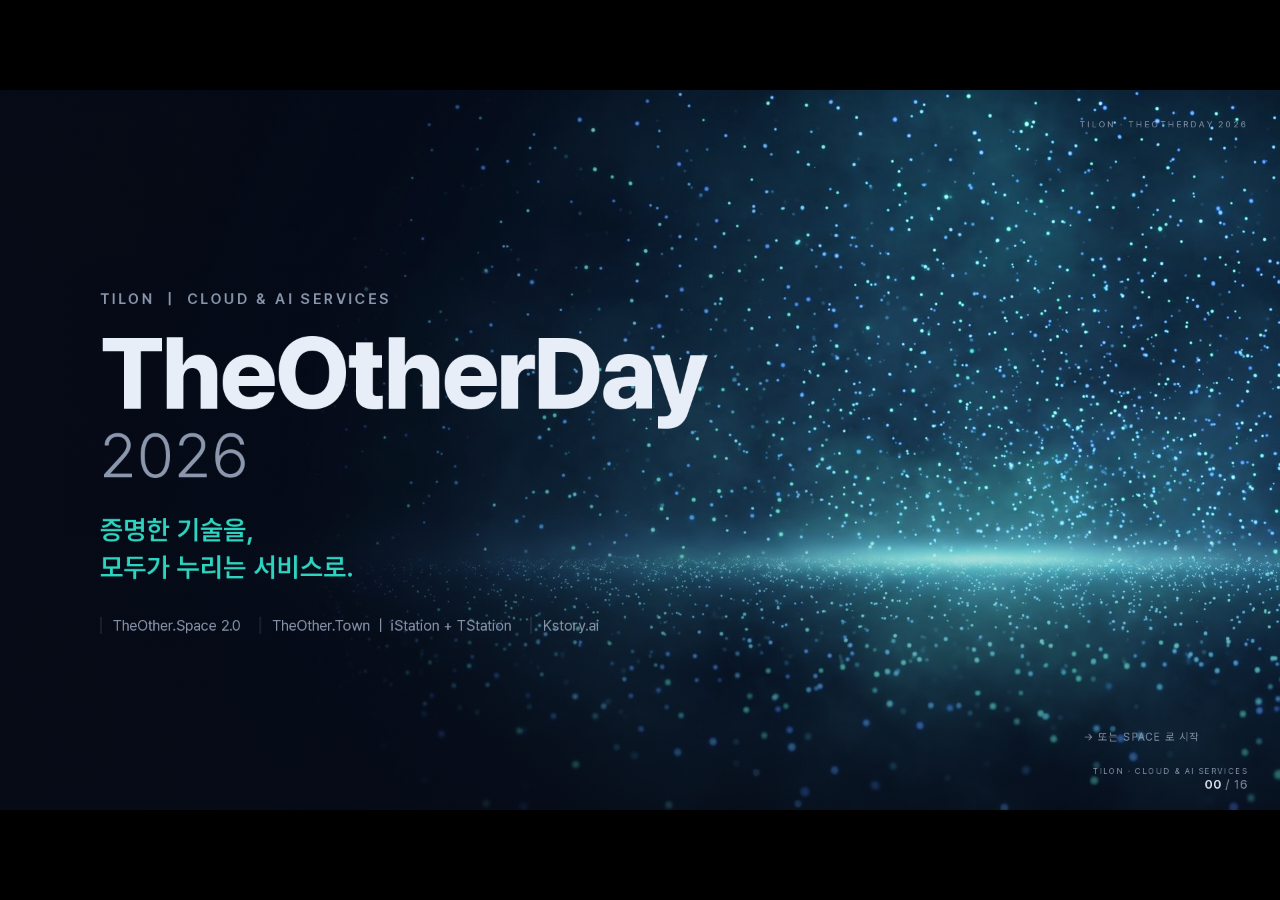
<file: deck/index.html>
<!doctype html>
<html lang="ko">
<head>
<meta charset="utf-8">
<meta name="viewport" content="width=device-width, initial-scale=1">
<title>TheOtherDay 2026 — 증명한 기술을, 모두가 누리는 서비스로</title>
<link rel="stylesheet" href="css/base.css">
<link rel="stylesheet" href="css/slides.css">
</head>
<body data-section="tech">
<div id="viewport">
  <div id="stage">
    <div id="slides"></div>
    <div id="veil"></div>
    <div id="progress"></div>
    <div id="brand">TILON · TheOtherDay 2026</div>
    <div id="pager"><small id="pager-sec"></small><b id="pager-cur">00</b> / 16</div>
    <div id="help">
      <kbd>→</kbd> <kbd>Space</kbd> 다음 &nbsp; <kbd>←</kbd> 이전 &nbsp; <kbd>O</kbd> 목차 &nbsp; <kbd>S</kbd> 발표자 &nbsp; <kbd>F</kbd> 전체화면<br>
      <kbd>B</kbd> 블랙 &nbsp; <kbd>R</kbd> 리셋 &nbsp; <kbd>M</kbd> 음향(03) &nbsp; <kbd>Home</kbd>/<kbd>End</kbd>
    </div>
    <div id="overview"><h2>Overview — 16 slides · 20 min</h2><div class="grid"></div></div>
    <div id="black"></div>
  </div>
</div>
<script src="js/vendor/gsap.min.js"></script>
<script src="js/content.js"></script>
<script src="js/scenes-a.js"></script>
<script src="js/scenes-b.js"></script>
<script src="js/scenes-c.js"></script>
<script src="js/engine.js"></script>
</body>
</html>
</file>
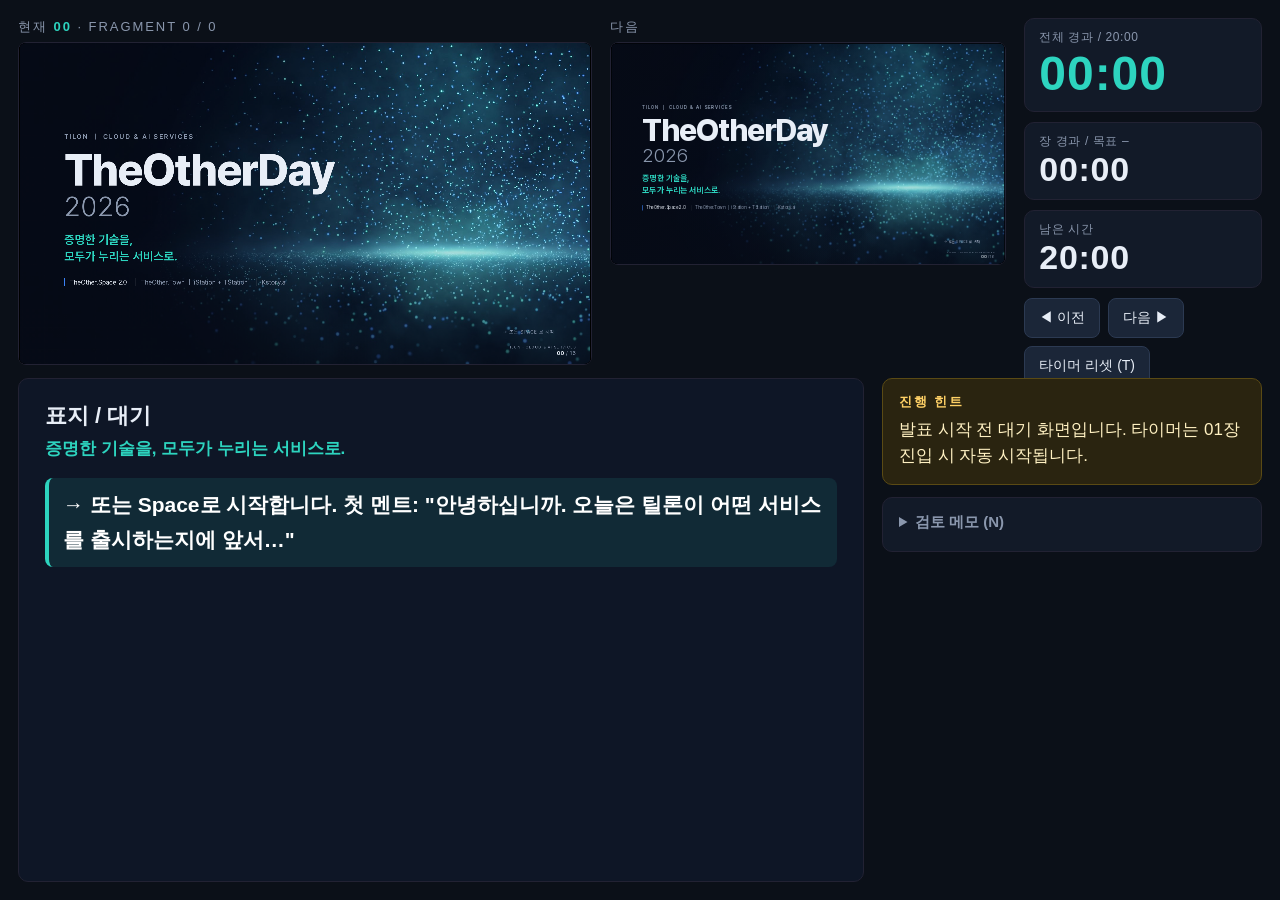
<file: deck/presenter.html>
<!doctype html>
<html lang="ko">
<head>
<meta charset="utf-8">
<title>Presenter — TheOtherDay 2026</title>
<link rel="stylesheet" href="css/presenter.css">
</head>
<body>
<div class="top">
  <div class="cur"><div class="lbl">현재 <b id="cur-n"></b> · <span id="cur-f"></span></div><iframe id="cur" src="index.html?presenterview=1"></iframe></div>
  <div class="nxt"><div class="lbl">다음</div><iframe id="nxt" src="index.html?presenterview=1"></iframe></div>
  <div class="timers">
    <div class="t big"><small>전체 경과 / 20:00</small><b id="t-total">00:00</b></div>
    <div class="t" id="t-slide-box"><small>장 경과 / 목표 <span id="t-target"></span></small><b id="t-slide">00:00</b></div>
    <div class="t"><small>남은 시간</small><b id="t-left">20:00</b></div>
    <div class="btns"><button id="b-prev">◀ 이전</button><button id="b-next">다음 ▶</button><button id="b-reset">타이머 리셋 (T)</button></div>
  </div>
</div>
<div class="bottom">
  <div class="script"><h3 id="s-title"></h3><p class="gov" id="s-gov"></p><div id="s-body"></div></div>
  <aside>
    <div class="cue"><h4>진행 힌트</h4><p id="s-cue"></p></div>
    <details class="review"><summary>검토 메모 (N)</summary><p id="s-review"></p></details>
  </aside>
</div>
<script src="js/content.js"></script>
<script src="js/presenter.js"></script>
</body>
</html>
</file>
<file: deck/css/base.css>
/* TheOtherDay 2026 — base: tokens, reset, stage scaling, chrome */
@font-face{
  font-family:"Pretendard Variable";
  src:url("../assets/fonts/PretendardVariable.woff2") format("woff2-variations");
  font-weight:45 920; font-display:swap;
}
:root{
  --bg:#060B16; --surface:#0E1626; --ink:#E8EEF7; --ink-sub:#8A97AD;
  --accent:#2DD4BF; --accent-2:#3B82F6; --line:rgba(255,255,255,.08);
  --space:#3B82F6; --town:#2DD4BF; --kstory:#E8A33D; --coral:#D9776A; --violet:#8B7CF6;
  --ease:cubic-bezier(.22,.61,.36,1);
}
body[data-section="kstory"]{
  --surface:#161119; --ink:#F3EDE3; --ink-sub:#A89C8E;
  --accent:#E8A33D; --accent-2:#D9776A; --line:rgba(255,240,220,.10);
}
*{box-sizing:border-box;margin:0;padding:0}
html,body{height:100%;background:#000;overflow:hidden}
body{
  font-family:"Pretendard Variable",Pretendard,-apple-system,"Segoe UI","Malgun Gothic","Apple SD Gothic Neo",sans-serif;
  color:var(--ink); -webkit-font-smoothing:antialiased; user-select:none; word-break:keep-all;
}
/* 1920x1080 stage scaled to viewport, letterboxed */
#viewport{position:fixed;inset:0;display:flex;align-items:center;justify-content:center;background:#000}
#stage{position:relative;width:1920px;height:1080px;flex:0 0 1920px;min-width:1920px;min-height:1080px;transform-origin:center center;will-change:transform;background:var(--bg);overflow:hidden;
  transition:background .8s var(--ease)}
/* color-temperature veil for section transitions */
#veil{position:absolute;inset:0;pointer-events:none;z-index:50;opacity:0;
  background:radial-gradient(ellipse at 70% 60%,rgba(232,163,61,.35),transparent 60%)}
/* slides */
.slide{position:absolute;inset:0;opacity:0;visibility:hidden;pointer-events:none}
.slide.is-active{opacity:1;visibility:visible;pointer-events:auto}
.media-bg{position:absolute;inset:0;overflow:hidden;z-index:0}
.media-bg video,.media-bg img{position:absolute;inset:0;width:100%;height:100%;object-fit:cover}
.media-bg::after{content:"";position:absolute;inset:0;pointer-events:none}
.media-bg--strong video,.media-bg--strong img{opacity:1}
.media-bg--strong::after{background:linear-gradient(90deg,rgba(6,11,22,.85) 0%,rgba(6,11,22,.35) 45%,rgba(6,11,22,0) 70%),linear-gradient(0deg,rgba(6,11,22,.7),transparent 40%)}
.media-bg--mid video,.media-bg--mid img{opacity:.55}
.media-bg--mid::after{background:linear-gradient(90deg,rgba(6,11,22,.9) 0%,rgba(6,11,22,.5) 50%,rgba(6,11,22,.25) 100%)}
.media-bg--faint video,.media-bg--faint img{opacity:.22}
.media-bg--faint::after{background:rgba(6,11,22,.55)}
.slide-content{position:absolute;inset:0;z-index:2;padding:64px 120px}
/* type */
.kicker{font-size:22px;font-weight:600;letter-spacing:.2em;text-transform:uppercase;color:var(--ink-sub)}
.kicker b{color:var(--accent);font-weight:700}
.title{font-size:68px;font-weight:800;line-height:1.15;letter-spacing:-.02em;margin-top:18px;max-width:1080px}
.title .ln{display:block;overflow:hidden}
.title .ln>span{display:block}
.gov{font-size:34px;font-weight:600;color:var(--accent);margin-top:22px;max-width:1000px;line-height:1.4}
.body{font-size:27px;line-height:1.55;color:var(--ink);max-width:900px}
.sub{color:var(--ink-sub)}
.closing{position:absolute;left:0;right:0;bottom:92px;text-align:center;font-size:36px;font-weight:700;letter-spacing:-.01em;padding:0 200px;line-height:1.4;opacity:0;transform:translateY(16px);transition:opacity .7s var(--ease),transform .7s var(--ease);z-index:4}
.closing.on{opacity:1;transform:none}
.closing::after{content:"";display:block;width:0;height:3px;background:var(--accent);margin:18px auto 0;transition:width .9s var(--ease)}
.closing.on::after{width:160px}
.caption{position:absolute;left:120px;bottom:40px;font-size:18px;color:#A6B1C2;max-width:1380px;line-height:1.5}
.badge{display:inline-block;font-size:15px;font-weight:600;padding:4px 12px;border-radius:999px;border:1px solid var(--line);color:var(--ink-sub);vertical-align:middle;margin-left:10px;letter-spacing:.02em}
.badge--memo{background:rgba(255,255,255,.06)}
.badge--expect{border-color:var(--kstory);color:var(--kstory)}
.badge--future{border-color:var(--violet);color:#B3A6FF}
.badge--concept{border-color:var(--town);color:var(--town)}
.badge--live{background:var(--town);color:#06241F;border-color:var(--town)}
/* fragments */
.fr{opacity:0;transform:translateY(24px);will-change:transform,opacity}
.fr.on{opacity:1;transform:none;transition:opacity .6s var(--ease),transform .6s var(--ease)}
/* chrome */
#progress{position:absolute;left:0;bottom:0;height:3px;width:0;background:var(--accent);z-index:60;transition:width .5s var(--ease),background .8s}
#pager{position:absolute;right:48px;bottom:28px;z-index:60;text-align:right;color:var(--ink-sub);font-size:18px;letter-spacing:.05em}
#pager b{color:var(--ink);font-weight:600}
#pager small{display:block;font-size:12px;letter-spacing:.2em;text-transform:uppercase;margin-bottom:2px}
#brand{position:absolute;right:48px;top:44px;z-index:60;font-size:13px;letter-spacing:.25em;color:var(--ink-sub);text-transform:uppercase}
#black{position:absolute;inset:0;background:#000;z-index:200;opacity:0;visibility:hidden;transition:opacity .3s}
#black.on{opacity:1;visibility:visible}
#help{position:absolute;left:50%;transform:translateX(-50%);bottom:14px;z-index:60;font-size:13px;color:var(--ink-sub);opacity:.0;transition:opacity .4s;text-align:center;line-height:1.7;white-space:nowrap}
#stage:hover #help{opacity:.7}
#help kbd{display:inline-block;border:1px solid var(--line);border-radius:4px;padding:0 6px;font-family:inherit;font-size:12px;color:var(--ink)}
/* overview */
#overview{position:absolute;inset:0;z-index:150;background:rgba(6,11,22,.96);display:none;padding:70px 100px;overflow:hidden}
#overview.on{display:block}
#overview h2{font-size:24px;letter-spacing:.2em;color:var(--ink-sub);margin-bottom:28px;text-transform:uppercase}
#overview .grid{display:grid;grid-template-columns:repeat(6,1fr);gap:18px}
#overview .th{aspect-ratio:16/9;border:1px solid var(--line);border-radius:8px;overflow:hidden;position:relative;cursor:pointer;background:#000;transition:transform .2s,border-color .2s}
#overview .th:hover,#overview .th.cur{transform:scale(1.04);border-color:var(--accent)}
#overview .th img{width:100%;height:100%;object-fit:cover;opacity:.6}
#overview .th span{position:absolute;left:10px;bottom:8px;right:10px;font-size:13px;font-weight:600;line-height:1.3;text-shadow:0 1px 4px #000}
#overview .th i{position:absolute;left:10px;top:8px;font-style:normal;font-size:12px;color:var(--accent);font-weight:700}
/* presenter mirror frames */
body.mirror #help,body.mirror #brand{display:none}
body.mirror #stage{pointer-events:none}
/* reduced motion */
@media (prefers-reduced-motion:reduce){
  .media-bg video{display:none}
  .fr{transition:opacity .3s!important;transform:none!important}
}
/* print: one slide per page, all fragments shown */
@media print{
  html,body{overflow:visible;background:#fff}
  #viewport{position:static;display:block}
  #stage{transform:none!important;width:1920px;height:1080px;page-break-after:always;position:relative}
  .slide{position:relative;opacity:1!important;visibility:visible!important;height:1080px;page-break-after:always}
  .fr{opacity:1!important;transform:none!important}
  .media-bg video{display:none}
  #help,#overview,#black{display:none!important}
}
</file>
<file: deck/css/slides.css>
/* per-slide styles — 1920x1080 coordinate system */
.col-left{position:absolute;left:120px;top:64px;width:860px}
.visual{position:absolute;z-index:3}
.svc-space{--c:var(--space)}.svc-town{--c:var(--town)}.svc-kstory{--c:var(--kstory)}

/* ---- 00 cover ---- */
#s00 .cover{position:absolute;left:150px;top:300px}
#s00 .cover > *{opacity:0;transform:translateY(30px);transition:opacity .9s var(--ease),transform .9s var(--ease)}
#s00 .cover > *.in{opacity:1;transform:none}
#s00 .boot{transition:opacity .6s}
#s00 .cover .kicker{margin-bottom:28px}
#s00 .cover h1{font-size:150px;font-weight:800;letter-spacing:-.035em;line-height:.95}
#s00 .cover h1 span{display:block;font-size:92px;font-weight:300;letter-spacing:.02em;color:var(--ink-sub);margin-top:8px}
#s00 .cover .gov{font-size:40px;margin-top:40px}
#s00 .svcs{margin-top:46px;display:flex;gap:28px;font-size:22px;color:var(--ink-sub)}
#s00 .svcs span{padding-left:16px;border-left:3px solid var(--line);transition:color .8s,border-color .8s}
#s00 .svcs span.lit{color:var(--ink);border-color:var(--c)}
#s00 .hint{position:absolute;right:120px;bottom:100px;font-size:16px;color:var(--ink-sub);letter-spacing:.1em}
#s00 .boot{position:absolute;inset:0;background:var(--bg);z-index:20;display:flex;align-items:center;justify-content:center}
#s00 .boot i{width:56px;height:56px;border-radius:50%;border:3px solid rgba(255,255,255,.1);border-top-color:var(--accent);animation:spin .9s linear infinite}
@keyframes spin{to{transform:rotate(360deg)}}

/* ---- 01 gauge ---- */
#s01 .gauge{position:absolute;right:140px;top:110px;width:720px;height:720px}
#s01 .gauge svg{width:100%;height:100%;transform:rotate(-90deg)}
#s01 .gauge .track{fill:none;stroke:rgba(255,255,255,.07);stroke-width:34}
#s01 .gauge .arc{fill:none;stroke:var(--accent-2);stroke-width:34;stroke-linecap:round;filter:drop-shadow(0 0 18px rgba(59,130,246,.55))}
#s01 .gauge .num{position:absolute;inset:0;display:flex;flex-direction:column;align-items:center;justify-content:center}
#s01 .gauge .num b{font-size:190px;font-weight:800;letter-spacing:-.04em;line-height:1;font-variant-numeric:tabular-nums}
#s01 .gauge .num b small{font-size:90px;font-weight:600}
#s01 .gauge .num > span{font-size:24px;color:var(--ink-sub);margin-top:10px;letter-spacing:.05em}
#s01 .stats{display:flex;gap:56px;margin-top:70px}
#s01 .stats div b{display:block;font-size:56px;font-weight:800;letter-spacing:-.02em}
#s01 .stats div span{font-size:20px;color:var(--ink-sub)}
#s01 .basis{margin-top:22px;font-size:18px;color:var(--ink-sub)}
#s01 .chips{display:flex;gap:16px;margin-top:60px}
#s01 .chip{width:150px;height:150px;border:1px solid var(--line);border-radius:18px;display:flex;flex-direction:column;align-items:center;justify-content:center;gap:10px;font-size:22px;font-weight:600;background:rgba(255,255,255,.03);position:relative;overflow:hidden}
#s01 .chip svg{width:46px;height:46px;color:#8FB5FF;display:block}
#s01 .chip.lit svg{color:#fff}
#s01 .gauge .num{transition:opacity .6s}
#s01 .gauge.idle .num{opacity:.35}
#s01 .chip::before{content:"";position:absolute;inset:0;background:radial-gradient(circle at 50% 120%,rgba(59,130,246,.5),transparent 60%);opacity:0;transition:opacity .8s}
#s01 .chip.lit::before{opacity:1}
#s01 .beam{position:absolute;left:1000px;top:470px;width:0;height:3px;background:linear-gradient(90deg,var(--accent-2),transparent);opacity:0}

/* ---- 02 gates ---- */
#s02 .cols{position:absolute;left:120px;right:120px;top:370px;display:grid;grid-template-columns:repeat(4,1fr);gap:28px}
#s02 .closing{bottom:48px;font-size:32px}
#s02 .caption{bottom:14px}
#s02 .gate{position:relative;height:450px;border:1px solid var(--line);border-radius:20px;background:rgba(255,255,255,.025);overflow:hidden;padding:36px 30px;display:flex;flex-direction:column;align-items:center;text-align:center}
#s02 .gate .bar{position:absolute;left:0;right:0;top:0;height:14px;background:linear-gradient(90deg,#E5484D,#F2A33A);box-shadow:0 0 24px rgba(229,72,77,.5);transition:transform 1s var(--ease)}
#s02 .gate .bar::after{content:"";position:absolute;left:0;right:0;top:14px;height:6px;background:repeating-linear-gradient(90deg,#E5484D 0 24px,transparent 24px 48px);opacity:.6}
#s02 .gate.open .bar{transform:translateY(440px);opacity:.35}
#s02 .gate img{width:180px;height:180px;object-fit:contain;opacity:.25;transition:opacity .8s,transform .8s;margin-top:18px}
#s02 .gate.lit img{opacity:1;transform:scale(1.05)}
#s02 .gate h3{font-size:26px;font-weight:700;margin-top:18px;line-height:1.4;opacity:0;transform:translateY(10px);transition:all .6s var(--ease)}
#s02 .gate.lit h3{opacity:1;transform:none}
#s02 .gate .svc{position:absolute;left:30px;right:30px;bottom:30px;padding:12px;border-radius:12px;border:1px solid var(--line);font-size:20px;font-weight:700;color:var(--ink-sub);transition:all .8s}
#s02 .gate.open .svc{color:#06241F;background:var(--c);border-color:var(--c);box-shadow:0 0 30px var(--c)}
#s02 .meter{display:flex;gap:4px;margin-top:10px;height:14px;opacity:0;transition:opacity .6s}
#s02 .gate.lit .meter{opacity:1}
#s02 .meter i{width:14px;height:100%;background:rgba(255,255,255,.12);border-radius:3px}
#s02 .meter i.on{background:#F2A33A}
#s02 .models{font-size:14px;color:var(--ink-sub);margin-top:6px;opacity:0;transition:opacity .6s;line-height:1.3}
#s02 .gate img{width:160px;height:160px;margin-top:8px}
#s02 .gate h3{font-size:24px;margin-top:12px}
#s02 .gate.lit .models{opacity:1}

/* ---- 03 roadster ---- */
#s03 .media-bg video{filter:blur(0);transition:filter .8s}
#s03.frozen .media-bg video{filter:blur(6px) brightness(.7)}
#s03 .pair{display:flex;align-items:center;gap:22px;margin-top:70px}
#s03 .tech{padding:14px 26px;border-radius:12px;border:1px solid;font-size:24px;font-weight:600}
#s03 .tech.ev{border-color:var(--space);color:#8FB5FF}
#s03 .tech.rk{border-color:var(--town);color:var(--town)}
#s03 .pair .stack{display:flex;flex-direction:column;gap:14px}
#s03 .pair svg{width:120px;height:120px;overflow:visible}
#s03 .pair svg path{fill:none;stroke-width:3;stroke-dasharray:200;stroke-dashoffset:200}
#s03 .pair .result{padding:18px 30px;border-radius:14px;background:rgba(255,255,255,.06);border:1px solid var(--line);font-size:26px;font-weight:700}
#s03 .nodes{display:flex;gap:14px;margin-top:60px}
#s03 .node{padding:14px 16px;border-radius:12px;border:1px solid var(--line);font-size:20px;font-weight:700;background:rgba(14,22,38,.75);text-align:center;min-width:156px}
#s03 .node small{display:block;font-size:14px;color:#A6B1C2;font-weight:400;margin-top:5px;line-height:1.35}
#s03 .conv{position:relative;height:60px;margin-top:4px;width:860px}
#s03 .conv svg{position:absolute;inset:0;width:100%;height:100%;overflow:visible}
#s03 .conv path{fill:none;stroke:var(--town);stroke-width:2;stroke-dasharray:400;stroke-dashoffset:400;opacity:.8}
#s03 .result3{display:flex;gap:16px}
#s03 .result3 span{flex:1;text-align:center;padding:16px;border-radius:12px;font-size:24px;font-weight:700;border:1px solid var(--c);color:var(--c);background:rgba(255,255,255,.03);box-shadow:0 0 0 rgba(0,0,0,0);transition:box-shadow .8s}
#s03 .result3.on span{box-shadow:0 0 28px color-mix(in srgb,var(--c) 45%,transparent)}
#s03 .src{position:absolute;left:120px;bottom:28px;font-size:15px;color:var(--ink-sub);line-height:1.5}
#s03 .closing{bottom:80px;font-size:32px;padding:0 120px 0 980px;text-align:left}
#s03 .pair{margin-top:40px}
#s03 .nodes{margin-top:36px}

/* ---- 04 slider ---- */
#s04 .closing{bottom:18px;font-size:27px;padding:0 120px}
#s04 .cmp{position:absolute;left:120px;right:120px;top:330px;height:510px;border-radius:20px;overflow:hidden;border:1px solid var(--line);cursor:ew-resize;touch-action:none}
#s04 .pane{position:absolute;inset:0}
#s04 .pane img{position:absolute;inset:0;width:100%;height:100%;object-fit:cover;opacity:.55}
#s04 .pane .list{position:absolute;top:40px;bottom:40px;width:46%;display:flex;flex-direction:column;justify-content:space-between;padding:0 48px}
#s04 .pane .list h4{font-size:22px;letter-spacing:.15em;text-transform:uppercase;color:var(--ink-sub)}
#s04 .pane .list p{font-size:30px;font-weight:600;line-height:1.3;padding:14px 0;border-bottom:1px solid var(--line)}
#s04 .before{clip-path:inset(0 calc(100% - var(--x,95%)) 0 0)}
#s04 .before .list{left:0}
#s04 .before img{filter:grayscale(.6)}
#s04 .after{clip-path:inset(0 0 0 var(--x,95%))}
#s04 .after .list{right:0;text-align:right}
#s04 .after .list h4{color:var(--town)}
#s04 .after .list p{color:#fff}
#s04 .after::before{content:"";position:absolute;inset:0;background:linear-gradient(90deg,rgba(6,11,22,.2),rgba(6,11,22,.75))}
#s04 .before::before{content:"";position:absolute;inset:0;background:linear-gradient(90deg,rgba(6,11,22,.8),rgba(6,11,22,.3))}
#s04 .handle{position:absolute;top:0;bottom:0;left:var(--x,95%);width:4px;background:var(--town);transform:translateX(-2px);box-shadow:0 0 24px var(--town);z-index:5}
#s04 .handle::after{content:"⇔";position:absolute;top:50%;left:50%;transform:translate(-50%,-50%);width:64px;height:64px;border-radius:50%;background:var(--town);color:#06241F;display:flex;align-items:center;justify-content:center;font-size:30px;font-weight:700}
#s04 .svcs{position:absolute;left:120px;right:120px;top:862px;display:flex;gap:16px}
#s04 .svcs span{flex:1;font-size:18px;padding:10px 16px;border-radius:10px;border:1px solid var(--line);background:rgba(255,255,255,.03);line-height:1.4}
#s04 .svcs b{color:var(--c);display:block;font-size:18px;margin-bottom:2px}

/* ---- 05 three cards ---- */
#s05 .cards{position:absolute;left:120px;right:120px;top:280px;height:560px;display:flex;gap:24px}
#s05 .card{flex:1;position:relative;border-radius:22px;overflow:hidden;border:1px solid var(--line);background:#000;transition:flex .8s var(--ease),filter .8s,opacity .8s;opacity:.5;filter:saturate(.5)}
#s05 .card.lit{opacity:1;filter:none;flex:1.6}
#s05 .card.dim{opacity:.55;filter:saturate(.6);flex:1}
#s05 .card video,#s05 .card img{position:absolute;inset:0;width:100%;height:100%;object-fit:cover}
#s05 .card::after{content:"";position:absolute;inset:0;background:linear-gradient(0deg,rgba(6,11,22,.95) 0%,rgba(6,11,22,.4) 45%,transparent 70%)}
#s05 .card .pillar{position:absolute;left:0;right:0;bottom:0;height:0;background:linear-gradient(0deg,var(--c),transparent);opacity:.55;transition:height 1s var(--ease);z-index:1}
#s05 .card.lit .pillar{height:60%}
#s05 .card .txt{position:absolute;left:40px;right:40px;bottom:40px;z-index:2}
#s05 .card .txt h3{font-size:36px;font-weight:800;color:#fff;letter-spacing:-.01em}
#s05 .card .txt h3 small{display:block;font-size:18px;font-weight:500;color:var(--ink-sub);margin-top:4px}
#s05 .card .txt p{font-size:22px;color:#fff;margin-top:14px;line-height:1.45}
#s05 .card .txt p b{color:var(--c)}
#s05 .q{position:absolute;left:120px;right:120px;top:880px;text-align:center;font-size:34px;font-weight:600;line-height:1.5}
#s05 .q .strike{position:relative;color:var(--ink-sub);display:inline-block}
#s05 .q .strike::after{content:"";position:absolute;left:0;top:55%;height:3px;width:0;background:var(--coral);transition:width .7s var(--ease)}
#s05 .q.struck .strike::after{width:100%}
#s05 .q .ans{display:inline-block;color:var(--accent);opacity:0;transform:translateY(10px);transition:all .6s var(--ease) .5s}
#s05 .q.struck .ans{opacity:1;transform:none}

/* ---- 06 desk → cloud ---- */
#s06 .desk{position:absolute;left:120px;top:400px;width:780px;height:460px}
#s06 .desk .lab{position:absolute;left:0;top:-34px;font-size:14px;letter-spacing:.2em;color:var(--ink-sub)}
#s06 .task{position:absolute;width:250px;padding:18px 20px;border-radius:14px;background:rgba(14,22,38,.92);border:1px solid rgba(255,255,255,.12);font-size:22px;font-weight:700;box-shadow:0 12px 40px rgba(0,0,0,.5)}
#s06 .task small{display:block;font-size:14px;color:var(--ink-sub);margin-top:4px;font-weight:400}
#s06 .connect{position:absolute;left:935px;top:600px;width:160px;height:64px;border-radius:999px;background:var(--space);color:#fff;border:0;font-size:22px;font-weight:700;cursor:pointer;box-shadow:0 0 0 0 rgba(59,130,246,.6);font-family:inherit}
#s06 .connect.pulse{animation:pulse 1.4s ease-out infinite}
@keyframes pulse{0%{box-shadow:0 0 0 0 rgba(59,130,246,.6)}100%{box-shadow:0 0 0 28px rgba(59,130,246,0)}}
#s06 .monitor{position:absolute;left:1120px;top:380px;width:680px;height:480px;border-radius:24px;border:2px solid rgba(255,255,255,.14);background:rgba(3,6,16,.55);backdrop-filter:blur(4px);overflow:hidden;transition:border-color .8s,box-shadow .8s,background .8s}
#s06 .monitor.on{background:rgba(3,6,16,.92)}
#s06 .monitor.on{border-color:var(--space);box-shadow:0 0 60px rgba(59,130,246,.35)}
#s06 .monitor .screen{position:absolute;inset:0;background:radial-gradient(ellipse at 50% 30%,rgba(59,130,246,.35),transparent 60%);opacity:0;transition:opacity 1s}
#s06 .monitor.on .screen{opacity:1}
#s06 .monitor ul{position:absolute;left:48px;top:60px;right:48px;list-style:none}
#s06 .monitor li{font-size:24px;font-weight:600;padding:16px 0;border-bottom:1px solid var(--line);display:flex;align-items:center;gap:14px}
#s06 .monitor li::before{content:"";width:10px;height:10px;border-radius:50%;background:var(--space);box-shadow:0 0 12px var(--space)}
#s06 .monitor .cloud{position:absolute;right:40px;top:30px;font-size:14px;letter-spacing:.2em;color:#8FB5FF}

/* ---- 07 town boards ---- */
#s07 .board{position:absolute;top:320px;height:520px;border-radius:22px;border:1px solid var(--line);background:rgba(14,22,38,.55);padding:28px 32px;opacity:.25;transition:opacity .8s,border-color .8s}
#s07 .board.on{opacity:1;border-color:rgba(45,212,191,.45)}
#s07 .board h3{font-size:24px;font-weight:700;display:flex;align-items:center;gap:12px}
#s07 .board h3 i{width:30px;height:30px;border-radius:8px;background:var(--town);display:inline-block;opacity:.85}
#s07 .board h3 small{font-size:16px;color:var(--ink-sub);font-weight:500;margin-left:auto}
#s07 .ist{left:120px;width:1030px}
#s07 .tst{left:1180px;width:620px}
#s07 .qchips{display:flex;gap:10px;margin-top:22px}
#s07 .qchip{padding:10px 20px;border-radius:999px;border:1px solid var(--line);font-size:19px;cursor:pointer;background:rgba(255,255,255,.03);transition:all .3s}
#s07 .qchip:hover,#s07 .qchip.active{border-color:var(--town);color:var(--town);background:rgba(45,212,191,.1)}
#s07 .route{position:relative;height:280px;margin-top:20px}
#s07 .route svg{position:absolute;inset:0;width:100%;height:100%;overflow:visible}
#s07 .route path{fill:none;stroke:rgba(255,255,255,.12);stroke-width:2}
#s07 .route .router{position:absolute;left:390px;top:100px;width:170px;height:80px;border-radius:14px;border:1px solid var(--town);display:flex;align-items:center;justify-content:center;font-size:18px;font-weight:600;color:var(--town);background:rgba(45,212,191,.06)}
#s07 .route .model{position:absolute;left:780px;width:180px;height:50px;border-radius:12px;border:1px solid var(--line);display:flex;align-items:center;justify-content:center;font-size:19px;font-weight:600;background:rgba(255,255,255,.03);transition:all .4s}
#s07 .route .model.hit{border-color:var(--town);color:var(--town);box-shadow:0 0 20px rgba(45,212,191,.35)}
#s07 .route .model.internal{border-style:dashed}
#s07 .route .pkt{position:absolute;width:14px;height:14px;border-radius:50%;background:var(--town);box-shadow:0 0 14px var(--town);left:0;top:0;opacity:0}
#s07 .route .src{position:absolute;left:0;top:112px;width:200px;padding:12px;border-radius:12px;border:1px solid var(--line);font-size:16px;color:#A6B1C2;text-align:center}
#s07 .route .src b{display:block;color:var(--ink);font-size:20px}
#s07 .log{font-size:16px}
#s07 .ws div{font-size:18px}
#s07 .ws small{font-size:15px}
#s07 .meta{display:flex;gap:26px;margin-top:12px;align-items:center}
#s07 .budget{flex:1}
#s07 .budget small{font-size:14px;color:var(--ink-sub);letter-spacing:.1em}
#s07 .budget .bars{display:flex;gap:5px;margin-top:6px}
#s07 .budget .bars i{flex:1;height:14px;border-radius:3px;background:var(--town);opacity:.9;transition:opacity .4s,background .4s}
#s07 .budget .bars i.off{background:rgba(255,255,255,.1)}
#s07 .log{flex:1.2;font-size:14px;color:var(--ink-sub);line-height:1.6;max-height:60px;overflow:hidden}
#s07 .log div{opacity:0;transform:translateY(6px);transition:all .4s}
#s07 .log div.on{opacity:1;transform:none}
#s07 .log b{color:var(--town)}
#s07 .toast{position:absolute;left:32px;bottom:24px;padding:10px 16px;border-radius:10px;background:#3A1A1A;color:#FFB4B4;font-size:15px;opacity:0;transition:opacity .4s}
#s07 .toast.on{opacity:1}
#s07 .gpu{position:relative;margin-top:28px;height:160px;border-radius:16px;border:1px solid var(--line);background:rgba(255,255,255,.03);display:grid;grid-template-columns:repeat(6,1fr);gap:0;overflow:hidden;padding:0}
#s07 .gpu::before{content:"GPU";position:absolute;left:14px;top:10px;font-size:13px;letter-spacing:.2em;color:var(--ink-sub);z-index:2}
#s07 .gpu i{display:block;border-right:1px solid rgba(45,212,191,0);background:linear-gradient(0deg,rgba(45,212,191,.25),rgba(45,212,191,.05));transform:scaleX(0);transform-origin:left;transition:transform .5s var(--ease),border-color .5s}
#s07 .gpu.sliced i{transform:none;border-right-color:rgba(45,212,191,.5)}
#s07 .ws{display:grid;grid-template-columns:repeat(3,1fr);gap:12px;margin-top:18px}
#s07 .ws div{height:92px;border-radius:12px;border:1px solid var(--line);padding:12px;font-size:16px;font-weight:600;background:rgba(255,255,255,.03);opacity:0;transform:translateY(12px);transition:all .5s var(--ease)}
#s07 .ws.on div{opacity:1;transform:none}
#s07 .ws small{display:block;color:var(--ink-sub);font-weight:400;margin-top:4px}
#s07 .link{position:absolute;left:1150px;top:610px;width:30px;height:2px;background:var(--town);transform:scaleX(0);transform-origin:left;transition:transform .6s;box-shadow:0 0 10px var(--town)}
#s07 .link.on{transform:none}

/* ---- 08 / 12 flip cards ---- */
.flips{position:absolute;left:120px;right:120px;display:flex;gap:24px}
.flip{flex:1;height:500px;perspective:1600px;cursor:pointer}
.flip .in{position:relative;width:100%;height:100%;transition:transform .9s var(--ease);transform-style:preserve-3d}
.flip.flipped .in{transform:rotateY(180deg)}
.flip .face{position:absolute;inset:0;border-radius:22px;border:1px solid var(--line);backface-visibility:hidden;padding:40px;background:rgba(14,22,38,.8);display:flex;flex-direction:column}
.flip .back{transform:rotateY(180deg);background:rgba(10,16,30,.95)}
.flip h3{font-size:34px;font-weight:800;line-height:1.25}
.flip h4{font-size:22px;color:var(--ink-sub);margin-top:10px;font-weight:500;line-height:1.4}
.flip .badges{margin-top:auto;display:flex;gap:8px;flex-wrap:wrap}
.flip .badges .badge{margin:0}
.flip ul{list-style:none;margin-top:20px;display:flex;flex-direction:column;gap:12px}
.flip li{font-size:21px;line-height:1.4;padding-left:20px;position:relative}
.flip li::before{content:"";position:absolute;left:0;top:14px;width:8px;height:8px;border-radius:50%;background:var(--accent)}
.flip li.ext{color:var(--ink-sub)}
.flip li.ext::before{background:transparent;border:1px solid var(--ink-sub)}
.flip .hintflip{margin-top:auto;font-size:14px;color:var(--ink-sub);letter-spacing:.1em}
#s08 .flips{top:410px}
#s08 .flip{height:440px}
#s08 .closing{bottom:56px}
#s12 .flips{top:370px}
#s12 .flip{height:420px}
#s12 .flip .face{align-items:flex-start;justify-content:center;background:rgba(14,22,38,.62)}
#s12 .flip .front .hintflip{position:absolute;left:40px;bottom:28px;margin:0}
#s12 .flip .lead{font-size:20px;color:#CFC3B4;margin-top:22px;line-height:1.5;opacity:0;transition:opacity .6s .7s}
#s12 .flip.on .lead{opacity:1}
#s12 .flip .from{font-size:30px;color:var(--ink-sub);font-weight:600}
#s12 .flip .arrow{width:0;height:3px;background:var(--coral);margin:18px 0;transition:width .6s var(--ease)}
#s12 .flip.on .arrow{width:120px}
#s12 .flip .to{font-size:40px;font-weight:800;color:var(--coral);line-height:1.2;opacity:0;transform:translateY(8px);transition:all .6s var(--ease) .4s}
#s12 .flip.on .to{opacity:1;transform:none}
#s12 .closing span{display:inline-block;opacity:0;transform:translateY(10px);transition:all .5s var(--ease)}
#s12 .closing.on span{opacity:1;transform:none}
#s12 .closing.on span:nth-child(2){transition-delay:.5s}
#s12 .closing.on span:nth-child(3){transition-delay:1s}

/* ---- 09 book ---- */
#s09 .book{position:absolute;left:760px;top:260px;width:400px;height:560px;perspective:2200px;cursor:pointer;z-index:4;transition:left 1s var(--ease)}
#s09 .book.right{left:1300px}
#s09 .col-left{width:760px}
#s09 .book .page.cover{backface-visibility:hidden}
#s09 .book .bvid{position:absolute;left:-200px;top:-120px;width:800px;height:800px;border-radius:50%;overflow:hidden;opacity:0;transition:opacity 1s;z-index:0;-webkit-mask:radial-gradient(circle,#000 40%,transparent 70%);mask:radial-gradient(circle,#000 40%,transparent 70%)}
#s09 .book .bvid video{width:100%;height:100%;object-fit:cover}
#s09 .book.open .bvid{opacity:1}
#s09 .book .page{position:absolute;inset:0;border-radius:6px 18px 18px 6px;background:#1A1410;border:1px solid rgba(232,163,61,.25);box-shadow:0 30px 80px rgba(0,0,0,.6);transform-origin:left center;transition:transform 1.1s var(--ease);z-index:2;display:flex;align-items:center;justify-content:center;padding:40px;text-align:center}
#s09 .book .page.cover{background:linear-gradient(180deg,rgba(26,20,16,.15),rgba(26,20,16,.85)),url("../assets/poster/V05c_s05.jpg") center 35%/cover;z-index:3}
#s09 .book .page.cover::after{content:"";position:absolute;inset:16px;border:1px solid rgba(232,163,61,.3);border-radius:4px}
#s09 .book .page.cover i{position:absolute;inset:0;background:radial-gradient(ellipse at 50% 60%,rgba(232,163,61,.35),transparent 65%);animation:breathe 3s ease-in-out infinite}
@keyframes breathe{0%,100%{opacity:.6}50%{opacity:1}}
#s09 .book.open .page.cover{transform:rotateY(-170deg)}
#s09 .book .page.left{left:-340px;width:340px;border-radius:18px 6px 6px 18px;background:#241A12;color:var(--ink-sub);font-size:30px;font-weight:600;opacity:0;transition:opacity .8s .6s}
#s09 .book.open .page.left{opacity:1}
#s09 .book .page.inner{color:var(--kstory);font-size:36px;font-weight:800;line-height:1.3;flex-direction:column;padding:30px}
#s09 .book .page.inner small{display:block;font-size:20px;color:var(--ink-sub);font-weight:500;margin-top:14px}
#s09 .book .page.left .fade{text-decoration:line-through;text-decoration-color:var(--coral)}
#s09 .list{list-style:none;margin-top:60px;display:flex;flex-direction:column;gap:14px}
#s09 .list li{font-size:26px;line-height:1.4;padding-left:34px;position:relative}
#s09 .list li::before{content:"";position:absolute;left:0;top:14px;width:14px;height:14px;border-radius:50%;background:var(--kstory);opacity:.8}
#s09 .list .h{font-size:22px;color:var(--ink-sub);padding-left:0;margin-bottom:6px}
#s09 .list .h::before{display:none}
#s09 .tap{position:absolute;left:1300px;top:840px;width:400px;text-align:center;font-size:15px;color:var(--ink-sub);letter-spacing:.15em}

/* ---- 10 personalization demo ---- */
#s10 .panel{position:absolute;left:120px;width:720px;border-radius:16px;border:1px solid var(--line);padding:18px 22px;background:rgba(22,17,25,.7)}
#s10 .row span.lab{font-size:16px}
#s10 .opt{font-size:18px}
#s10 .panel h4{font-size:20px;font-weight:700;display:flex;gap:10px;align-items:center}
#s10 .panel h4 i{width:28px;height:28px;border-radius:8px;background:var(--kstory);color:#1A1208;font-style:normal;font-size:15px;display:flex;align-items:center;justify-content:center;font-weight:800}
#s10 .panel h4 small{color:var(--ink-sub);font-weight:400;font-size:15px;margin-left:auto}
#s10 .row{display:flex;gap:8px;margin-top:12px;align-items:center;flex-wrap:wrap}
#s10 .row span.lab{font-size:15px;color:var(--ink-sub);width:52px}
#s10 .opt{padding:8px 16px;border-radius:999px;border:1px solid var(--line);font-size:17px;cursor:pointer;background:rgba(255,255,255,.03);transition:all .25s}
#s10 .opt:hover{border-color:var(--kstory)}
#s10 .opt.sel{background:var(--kstory);color:#1A1208;border-color:var(--kstory);font-weight:700}
#s10 .p1{top:300px}#s10 .p2{top:478px}#s10 .p3{top:608px}#s10 .p4{top:738px}
#s10 .title{font-size:58px}
#s10 .play{padding:10px 22px;border-radius:999px;border:0;background:var(--kstory);color:#1A1208;font-weight:800;font-size:18px;cursor:pointer;font-family:inherit}
#s10 .play.playing{background:var(--coral);color:#fff}
#s10 .bookv{position:absolute;left:900px;top:300px;width:900px;height:560px;border-radius:18px;overflow:hidden;background:#1A1410;border:1px solid rgba(232,163,61,.25);display:grid;grid-template-columns:1fr 1fr;box-shadow:0 30px 80px rgba(0,0,0,.6)}
#s10 .bookv .pic{position:relative;overflow:hidden;background:#000}
#s10 .bookv .pic img{position:absolute;inset:0;width:100%;height:100%;object-fit:cover;opacity:0;transition:opacity .45s}
#s10 .bookv .pic img.show{opacity:1}
#s10 .bookv .txt{padding:60px 56px;display:flex;flex-direction:column;justify-content:center;background:linear-gradient(180deg,#22190F,#1A1410)}
#s10 .bookv .txt p{font-size:30px;line-height:1.7;color:#F3EDE3;font-weight:500}
#s10 .bookv .txt p.lv5{font-size:40px;line-height:1.6;font-weight:700}
#s10 .bookv .txt p.lv9{font-size:24px;line-height:1.75}
#s10 .bookv .txt p .w{transition:color .15s,background .15s;border-radius:4px;padding:0 2px}
#s10 .bookv .txt p .w.hi{color:#1A1208;background:var(--kstory)}
#s10 .bookv .txt small{display:block;margin-top:22px;font-size:17px;color:var(--ink-sub);line-height:1.5}
#s10 .bookv .pg{position:absolute;right:28px;bottom:18px;font-size:14px;color:var(--ink-sub)}

/* ---- 11 cycle ---- */
#s11 .q{position:absolute;left:120px;top:400px;width:640px;padding:30px 34px;border-radius:18px;border:1px solid var(--line);background:rgba(22,17,25,.6)}
#s11 .q p{font-size:28px;line-height:1.5;font-weight:600}
#s11 .q p.a{margin-top:22px;color:var(--kstory);opacity:0;transform:translateY(8px);transition:all .6s var(--ease)}
#s11 .q.ans p.a{opacity:1;transform:none}
#s11 .cycle{position:absolute;left:1000px;top:230px;width:720px;height:720px}
#s11 .cycle svg{position:absolute;inset:0;width:100%;height:100%;overflow:visible}
#s11 .cycle svg path{fill:none;stroke:var(--kstory);stroke-width:3;stroke-linecap:round;stroke-dasharray:420;stroke-dashoffset:420;opacity:.8;transition:stroke-dashoffset .9s var(--ease)}
#s11 .cycle svg path.on{stroke-dashoffset:0}
#s11 .node{position:absolute;width:190px;height:190px;border-radius:50%;border:1px solid var(--line);background:#0B0A12;overflow:hidden;display:flex;align-items:flex-end;justify-content:center;opacity:.25;transform:scale(.9);transition:all .7s var(--ease)}
#s11 .node.on{opacity:1;transform:none;border-color:var(--kstory);box-shadow:0 0 36px rgba(232,163,61,.35)}
#s11 .node img{position:absolute;inset:0;width:100%;height:100%;object-fit:cover}
#s11 .node span{position:relative;z-index:1;width:100%;text-align:center;padding:10px;font-size:18px;font-weight:700;background:linear-gradient(0deg,rgba(11,10,18,.95),transparent);padding-top:40px}
#s11 .n1{left:265px;top:0}#s11 .n2{left:530px;top:265px}#s11 .n3{left:265px;top:530px}#s11 .n4{left:0;top:265px}
#s11 .center{position:absolute;left:245px;top:245px;width:230px;height:230px;border-radius:50%;display:flex;flex-direction:column;align-items:center;justify-content:center;text-align:center;font-size:22px;font-weight:700;color:var(--ink-sub);border:1px dashed var(--line);transition:all .8s}
#s11 .center.maker{color:var(--coral);border-color:var(--coral);border-style:solid;background:rgba(217,119,106,.08)}
#s11 .center b{font-size:26px;display:block;margin-top:6px;color:inherit}
#s11 .center .from{text-decoration:line-through;opacity:.6;font-size:18px}

/* ---- 13 tabs ---- */
#s13 .tabs{position:absolute;left:120px;top:250px;display:flex;gap:10px}
#s13 .tab{padding:14px 30px;border-radius:12px;border:1px solid var(--line);font-size:22px;font-weight:600;cursor:pointer;color:var(--ink-sub);transition:all .3s;background:rgba(255,255,255,.02)}
#s13 .tab.active{background:var(--kstory);color:#1A1208;border-color:var(--kstory)}
#s13 .expect{position:absolute;right:120px;top:256px}
#s13 .pic{position:absolute;left:120px;top:340px;width:720px;height:520px;border-radius:18px;overflow:hidden;border:1px solid var(--line);background:#000;opacity:0;transition:opacity .5s}
#s13 .pic.on{opacity:1}
#s13 .pic img{position:absolute;inset:0;width:100%;height:100%;object-fit:cover;opacity:0;transition:opacity .5s}
#s13 .pic img.show{opacity:1}
#s13 .pic .cap{position:absolute;left:24px;bottom:20px;font-size:22px;font-weight:700;text-shadow:0 2px 10px #000}
#s13 .effects{position:absolute;left:880px;right:120px;top:340px;height:520px;display:grid;grid-template-columns:1fr 1fr;gap:18px}
#s13 .eff{border-radius:16px;border:1px solid var(--line);padding:26px 28px;background:rgba(22,17,25,.6);opacity:0;transform:translateY(16px)}
#s13 .eff h4{font-size:26px;font-weight:800;color:var(--kstory)}
#s13 .eff p{font-size:19px;line-height:1.5;color:var(--ink);margin-top:10px}
#s13 .eff .badge{margin:10px 0 0;display:inline-block}

/* ---- 14 control layers ---- */
#s14 .glass{position:absolute;left:120px;right:120px;top:424px;height:110px;border-radius:18px;background:rgba(255,255,255,.07);border:1px solid rgba(255,255,255,.15);backdrop-filter:blur(8px);display:flex;align-items:center;gap:20px;padding:0 40px;transform-origin:top center;transition:transform 1s var(--ease),opacity 1s;z-index:5}
#s14 .glass .search{flex:1;height:60px;border-radius:14px;background:rgba(255,255,255,.08);display:flex;align-items:center;padding:0 24px;font-size:22px;color:var(--ink-sub)}
#s14 .glass .btn{padding:16px 30px;border-radius:14px;background:var(--town);color:#06241F;font-weight:800;font-size:20px}
#s14 .glass .lab{font-size:14px;letter-spacing:.2em;color:var(--ink-sub);position:absolute;top:-28px;left:0}
#s14.lift .glass{transform:perspective(1400px) rotateX(28deg) translateY(-60px);opacity:.7}
#s14 .layers{position:absolute;left:120px;right:120px;top:560px;height:340px;display:flex;gap:24px}
#s14 .closing{bottom:56px;font-size:30px}
#s14 .caption{bottom:12px}
#s14 .layer{flex:1;border-radius:18px;border:1px solid var(--line);padding:26px 30px;background:rgba(14,22,38,.6);opacity:.15;transition:opacity .8s,border-color .8s,box-shadow .8s;position:relative;overflow:hidden}
#s14 .layer.on{opacity:1;border-color:var(--c);box-shadow:0 0 30px color-mix(in srgb,var(--c) 25%,transparent)}
#s14 .layer h4{font-size:24px;font-weight:800;color:var(--c)}
#s14 .layer ul{list-style:none;margin-top:16px;display:flex;flex-direction:column;gap:9px}
#s14 .layer li{font-size:19px;line-height:1.35;padding-left:18px;position:relative}
#s14 .layer li::before{content:"";position:absolute;left:0;top:11px;width:7px;height:7px;border-radius:2px;background:var(--c)}
#s14 .layer li small{color:var(--ink-sub);font-size:15px}
#s14 .layer .split{position:absolute;right:30px;top:26px;width:2px;height:0;background:linear-gradient(180deg,var(--town),transparent);transition:height 1s var(--ease) .4s}
#s14 .layer.on .split{height:330px}
#s14 .layer .pk{position:absolute;right:23px;top:40px;width:14px;height:14px;border-radius:50%;background:var(--town);box-shadow:0 0 12px var(--town);opacity:0}
#s14 .layer .tag{position:absolute;right:50px;bottom:22px;font-size:13px;color:var(--ink-sub);letter-spacing:.1em;text-align:right;line-height:1.5}

/* ---- 15 steps ---- */
#s15 .stairs{position:absolute;left:120px;right:120px;top:380px;height:500px}
#s15 .step{position:absolute;bottom:0;border-radius:16px 16px 0 0;border:1px solid var(--line);border-bottom:0;background:rgba(14,22,38,.6);padding:24px 26px;opacity:.2;transition:opacity .8s,border-color .8s;overflow:hidden}
#s15 .step::before{content:"";position:absolute;left:0;right:0;bottom:0;height:0;background:linear-gradient(0deg,rgba(45,212,191,.35),transparent);transition:height 1s var(--ease)}
#s15 .step.on{opacity:1;border-color:rgba(45,212,191,.5)}
#s15 .step.on::before{height:100%}
#s15 .step small{font-size:14px;letter-spacing:.2em;color:var(--town)}
#s15 .step h4{font-size:26px;font-weight:800;margin-top:6px;position:relative}
#s15 .step p{font-size:18px;color:var(--ink);line-height:1.5;margin-top:12px;position:relative;opacity:0;transform:translateY(6px);transition:all .6s .3s}
#s15 .step.on p{opacity:1;transform:none}
#s15 .st1{left:0;width:380px;height:170px}
#s15 .st2{left:420px;width:380px;height:280px}
#s15 .st3{left:840px;width:380px;height:390px}
#s15 .st4{left:1260px;width:420px;height:500px}
#s15 .loop{position:absolute;right:120px;top:200px;width:560px;height:110px}
#s15 .loop svg{width:100%;height:100%;overflow:visible}
#s15 .loop path{fill:none;stroke:var(--town);stroke-width:3;stroke-dasharray:1400;stroke-dashoffset:1400;transition:stroke-dashoffset 1.6s var(--ease)}
#s15 .loop.on path{stroke-dashoffset:0}
#s15 .loop span{position:absolute;top:96px;font-size:20px;font-weight:700;color:var(--town);opacity:0;transition:opacity .5s;white-space:nowrap}
#s15 .loop.on span{opacity:1}
#s15 .loop span:nth-child(2){left:0}#s15 .loop span:nth-child(3){left:150px;transition-delay:.5s}#s15 .loop span:nth-child(4){left:430px;transition-delay:1s}
#s15 .loop span{font-size:18px}

/* ---- 16 future + closing ---- */
#s16 .cards{position:absolute;left:120px;right:120px;top:260px;height:520px;display:flex;gap:24px}
#s16 .fc{flex:1;position:relative;border-radius:22px;overflow:hidden;border:1px solid var(--line);background:#000}
#s16 .fc video,#s16 .fc img{position:absolute;inset:0;width:100%;height:100%;object-fit:cover;opacity:.7}
#s16 .fc::after{content:"";position:absolute;inset:0;background:linear-gradient(0deg,rgba(6,11,22,.97) 0%,rgba(6,11,22,.55) 50%,rgba(6,11,22,.1) 100%)}
#s16 .fc .txt{position:absolute;left:36px;right:36px;bottom:34px;z-index:2}
#s16 .fc .svc{font-size:16px;letter-spacing:.15em;color:var(--c);font-weight:700}
#s16 .fc .from{font-size:26px;color:var(--ink-sub);margin-top:8px;font-weight:600;transition:all .7s}
#s16 .fc.morph .from{font-size:18px;text-decoration:line-through;opacity:.6}
#s16 .fc .to{font-size:32px;font-weight:800;line-height:1.2;color:#fff;margin-top:6px;opacity:0;transform:translateY(10px);transition:all .7s var(--ease) .3s}
#s16 .fc.morph .to{opacity:1;transform:none}
#s16 .fc .kw{display:flex;flex-wrap:wrap;gap:6px;margin-top:14px;opacity:0;transition:opacity .6s .7s}
#s16 .fc.morph .kw{opacity:1}
#s16 .fc .kw span{font-size:13px;padding:4px 10px;border-radius:999px;border:1px solid var(--line);color:var(--ink-sub)}
#s16 .line{position:absolute;left:120px;right:120px;top:830px;text-align:center;font-size:30px;font-weight:600;line-height:1.5}
#s16 .final{position:absolute;inset:0;z-index:10;opacity:0;visibility:hidden}
#s16 .final.on{opacity:1;visibility:visible}
#s16 .final video,#s16 .final img{position:absolute;inset:0;width:100%;height:100%;object-fit:cover}
#s16 .final .shade{position:absolute;inset:0;background:linear-gradient(0deg,rgba(6,11,22,.8),rgba(6,11,22,.2) 50%,rgba(6,11,22,.5))}
#s16 .final .msg{position:absolute;left:0;right:0;top:46%;transform:translateY(-50%);text-align:center}
#s16 .final .msg h2{font-size:84px;font-weight:800;letter-spacing:-.03em;line-height:1.2}
#s16 .final .msg h2 .ln{display:block;overflow:hidden}
#s16 .final .msg h2 .ln span{display:block;transform:translateY(110%)}
#s16 .final .msg p{font-size:30px;color:var(--ink-sub);margin-top:36px;letter-spacing:.15em;opacity:0}
#s16 .beams{position:absolute;inset:0;z-index:9;pointer-events:none}
#s16 .beams i{position:absolute;bottom:0;width:6px;height:0;border-radius:3px;filter:blur(1px)}
</file>
<file: deck/css/presenter.css>
*{box-sizing:border-box;margin:0;padding:0}
body{background:#0B1018;color:#E8EEF7;font-family:"Pretendard Variable",Pretendard,-apple-system,"Segoe UI","Malgun Gothic",sans-serif;height:100vh;display:grid;grid-template-rows:42% 58%;overflow:hidden}
.top{display:grid;grid-template-columns:1.45fr 1fr .6fr;gap:18px;padding:18px}
.lbl{font-size:13px;letter-spacing:.15em;color:#8A97AD;text-transform:uppercase;margin-bottom:6px}
.lbl b{color:#2DD4BF}
iframe{width:100%;aspect-ratio:16/9;border:1px solid #223;border-radius:8px;background:#000;pointer-events:none}
.timers{display:flex;flex-direction:column;gap:10px}
.t{background:#121A28;border:1px solid #223;border-radius:10px;padding:10px 14px}
.t small{display:block;font-size:12px;color:#8A97AD;letter-spacing:.05em}
.t b{display:block;font-size:34px;font-weight:700;font-variant-numeric:tabular-nums;letter-spacing:.02em}
.t.big b{font-size:48px;color:#2DD4BF}
.t.warn b{color:#F2A33A}.t.over b{color:#E5484D}
.btns{display:flex;gap:8px;flex-wrap:wrap}
button{background:#1B2638;color:#E8EEF7;border:1px solid #2C3A52;border-radius:8px;padding:10px 14px;font-size:14px;cursor:pointer;font-family:inherit}
button:hover{background:#243247}
.bottom{display:grid;grid-template-columns:1fr 380px;gap:18px;padding:0 18px 18px;min-height:0}
.script{background:#0E1626;border:1px solid #223;border-radius:10px;padding:22px 26px;overflow:auto;min-height:0}
.script h3{font-size:22px;font-weight:700;margin-bottom:6px}
.script .gov{color:#2DD4BF;font-size:17px;font-weight:600;margin-bottom:18px}
.script p.line{font-size:21px;line-height:1.65;padding:10px 14px;border-radius:8px;margin-bottom:6px;color:#AAB4C4;transition:background .3s,color .3s}
.script p.line.cur{background:rgba(45,212,191,.10);color:#fff;border-left:4px solid #2DD4BF}
.script p.line:last-child{font-weight:700}
aside{display:flex;flex-direction:column;gap:12px;min-height:0}
.cue{background:#2A2410;border:1px solid #5A4A14;border-radius:10px;padding:14px 16px}
.cue h4{font-size:13px;color:#FFD166;letter-spacing:.15em;margin-bottom:6px}
.cue p{font-size:17px;line-height:1.55;color:#FFF1C2}
.review{background:#121A28;border:1px solid #223;border-radius:10px;padding:12px 16px;color:#8A97AD;font-size:15px;line-height:1.55}
.review summary{cursor:pointer;font-weight:600;margin-bottom:6px}
</file>
